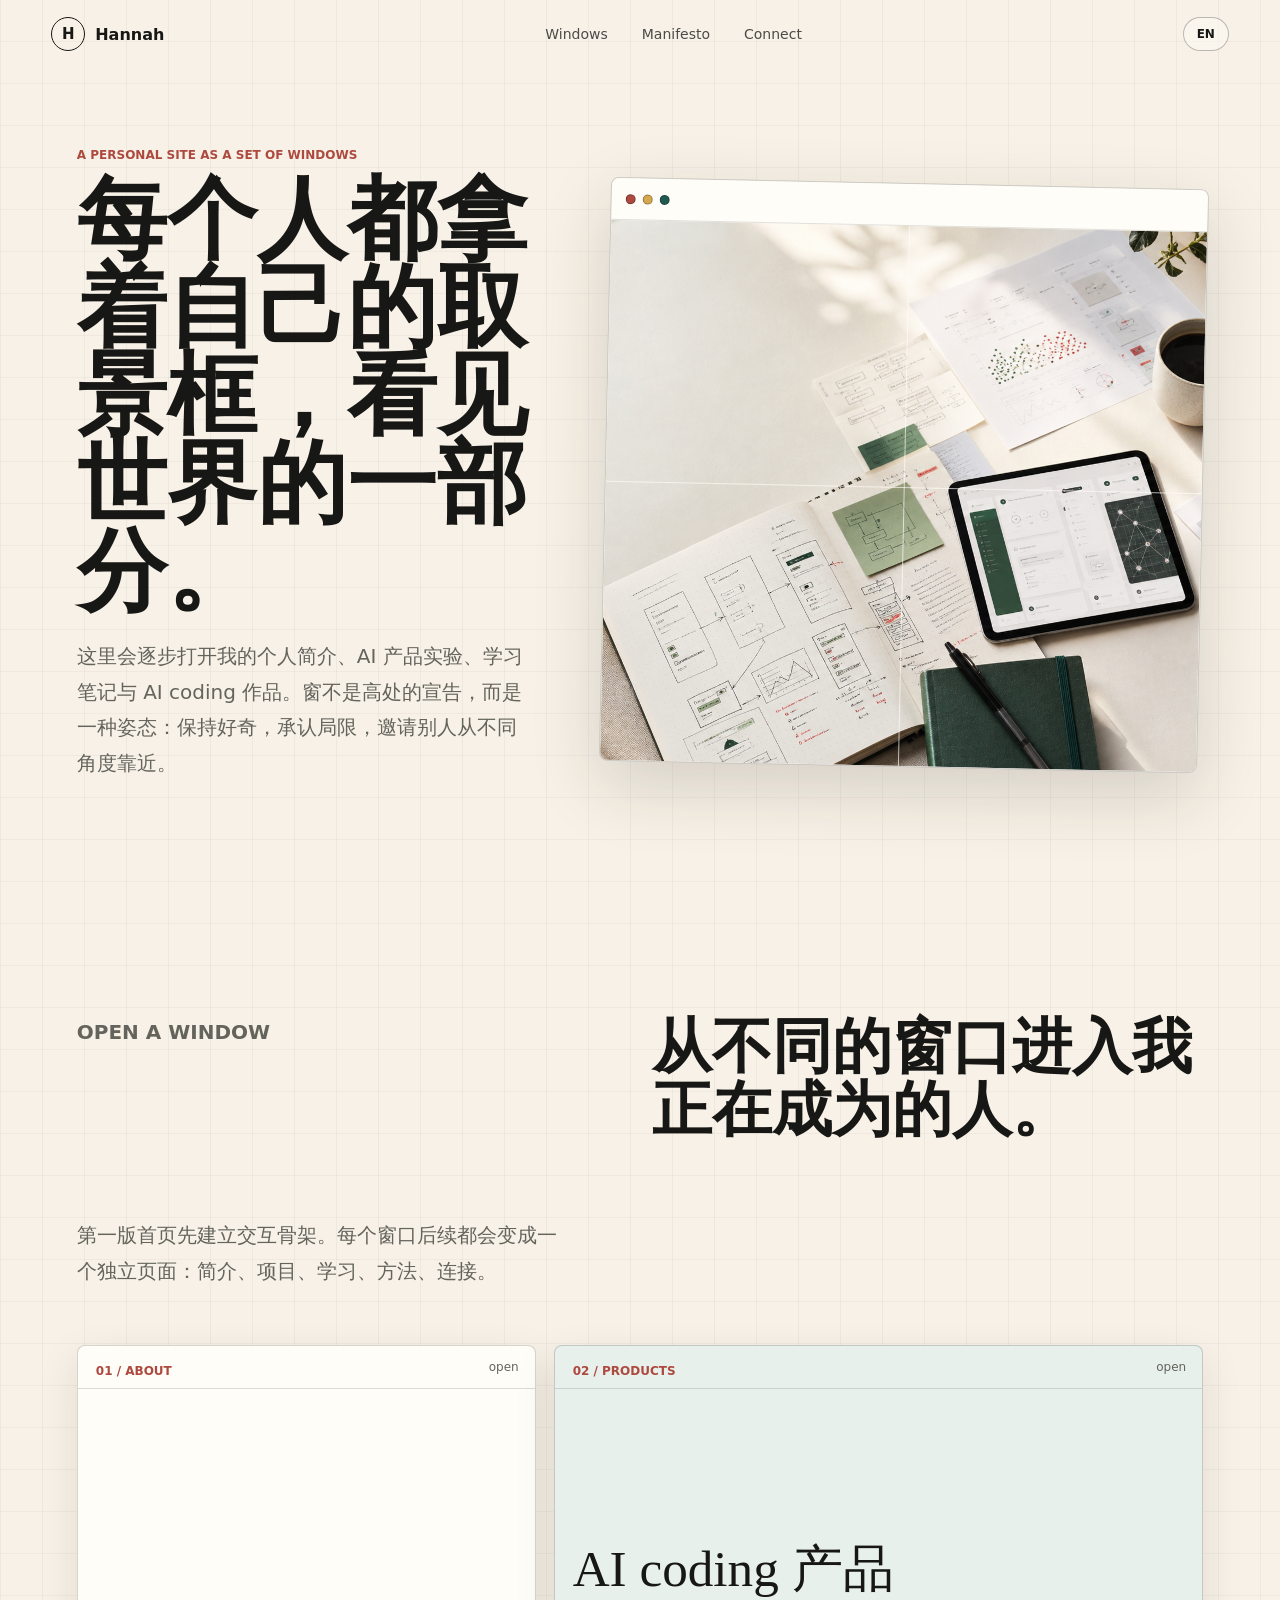
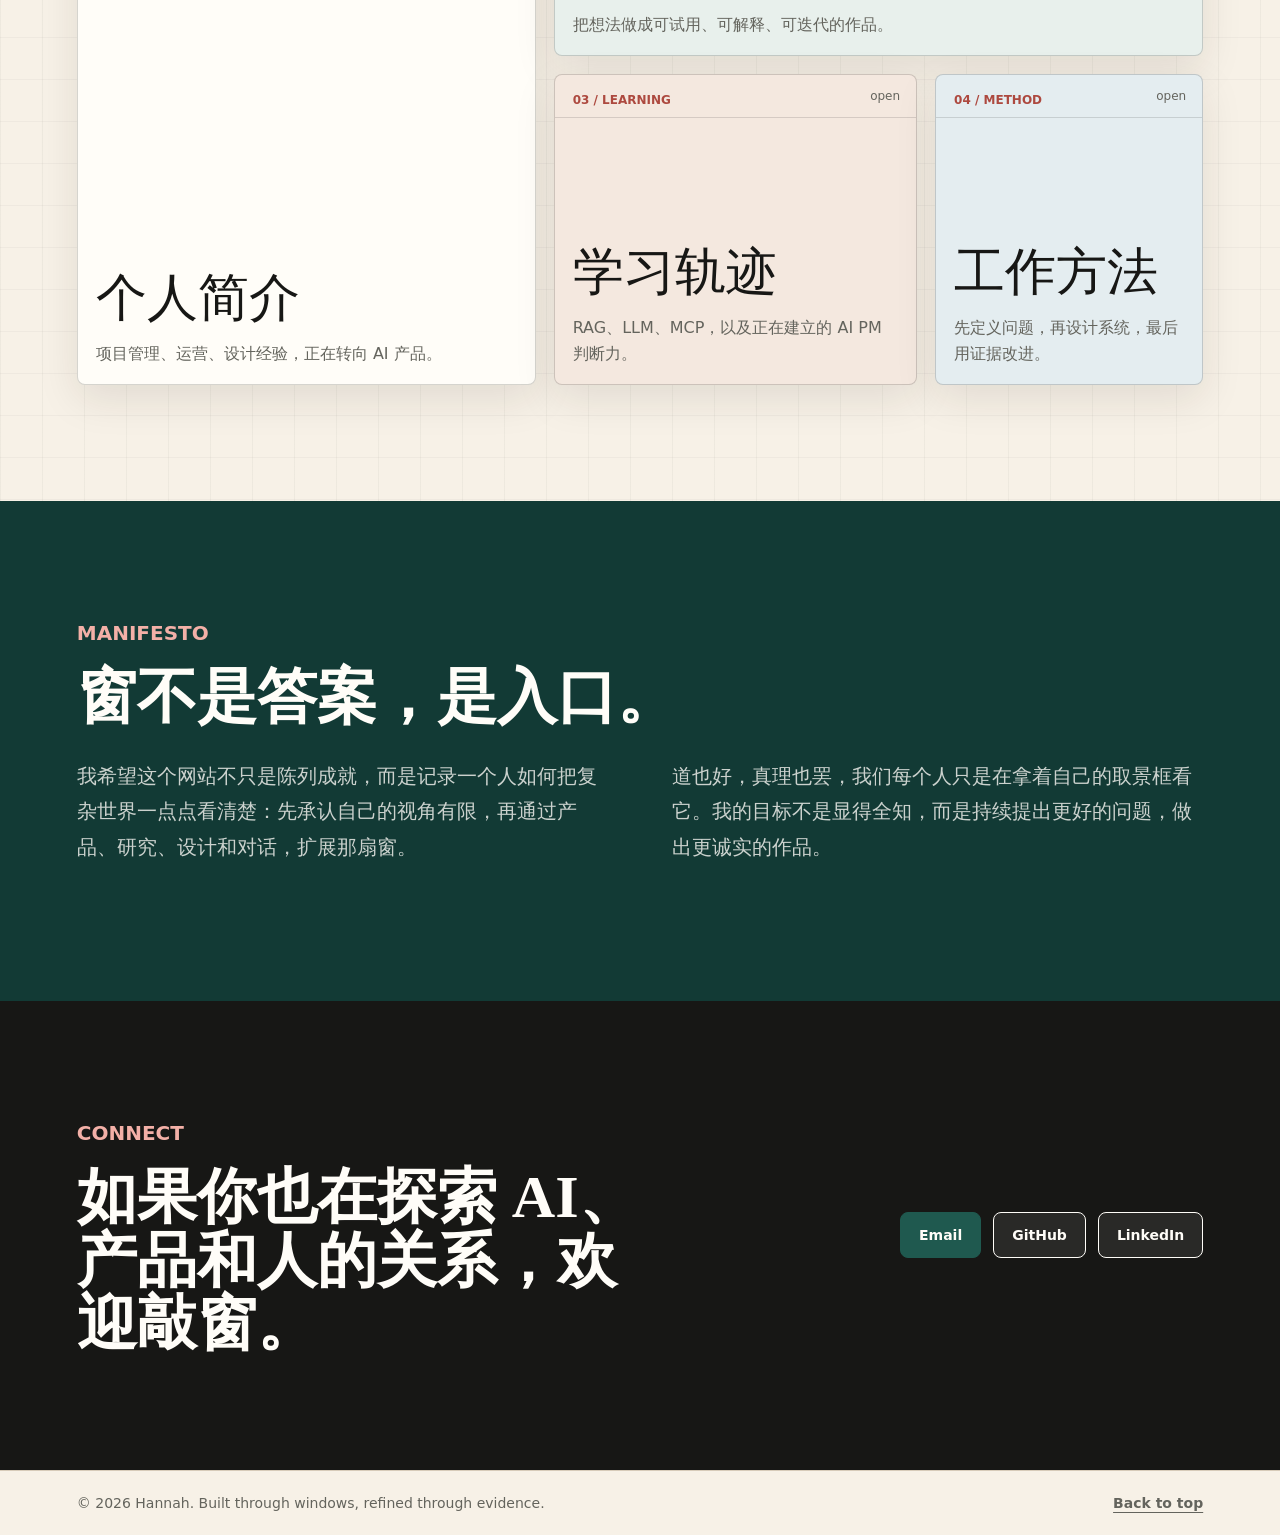
<file: index.html>
<!doctype html>
<html lang="zh-CN" data-lang="zh">
  <head>
    <meta charset="utf-8" />
    <meta name="viewport" content="width=device-width, initial-scale=1" />
    <title>Hannah | Windows into AI Product Work</title>
    <meta
      name="description"
      content="Hannah's personal site: a window-themed portfolio for AI product thinking, AI coding products, learning notes, and human-centered experiments."
    />
    <meta property="og:title" content="Hannah | Windows into AI Product Work" />
    <meta
      property="og:description"
      content="A window-themed personal portfolio for AI product work, learning notes, and AI coding experiments."
    />
    <meta property="og:type" content="website" />
    <meta property="og:image" content="assets/hero-ai-product-workbench.png" />
    <link rel="stylesheet" href="styles.css" />
  </head>
  <body>
    <header class="site-header" data-header>
      <a class="brand" href="#top" aria-label="Hannah home">
        <span class="brand-mark">H</span>
        <span>Hannah</span>
      </a>
      <nav class="nav" aria-label="Primary navigation">
        <a href="#windows" data-i18n="nav.windows">Windows</a>
        <a href="#manifesto" data-i18n="nav.manifesto">Manifesto</a>
        <a href="#connect" data-i18n="nav.connect">Connect</a>
      </nav>
      <button class="language-toggle" type="button" data-language-toggle aria-label="Switch language">EN</button>
    </header>

    <main id="top">
      <section class="hero" aria-labelledby="hero-title">
        <div class="hero-copy">
          <p class="eyebrow" data-i18n="hero.eyebrow">A personal site as a set of windows</p>
          <h1 id="hero-title" data-i18n="hero.title">每个人都拿着自己的取景框，看见世界的一部分。</h1>
          <p data-i18n="hero.body">
            这里会逐步打开我的个人简介、AI 产品实验、学习笔记与 AI coding 作品。窗不是高处的宣告，
            而是一种姿态：保持好奇，承认局限，邀请别人从不同角度靠近。
          </p>
        </div>

        <div class="hero-window" aria-label="A large visual window into Hannah's AI product workbench">
          <div class="window-chrome">
            <span></span>
            <span></span>
            <span></span>
          </div>
          <img
            src="assets/hero-ai-product-workbench.png"
            alt="A refined AI product workbench with notes, wireframes, charts, and product screens."
          />
        </div>
      </section>

      <section class="window-stage" id="windows" aria-labelledby="windows-title">
        <div class="stage-heading">
          <p class="section-kicker" data-i18n="windows.eyebrow">Open a window</p>
          <h2 id="windows-title" data-i18n="windows.title">从不同的窗口进入我正在成为的人。</h2>
          <p data-i18n="windows.body">
            第一版首页先建立交互骨架。每个窗口后续都会变成一个独立页面：简介、项目、学习、方法、连接。
          </p>
        </div>

        <div class="window-grid" aria-label="Portfolio windows">
          <button class="window-card about-window" type="button" data-window="about">
            <span class="window-label" data-i18n="cards.about.label">01 / About</span>
            <span class="window-title" data-i18n="cards.about.title">个人简介</span>
            <span class="window-line" data-i18n="cards.about.body">项目管理、运营、设计经验，正在转向 AI 产品。</span>
          </button>

          <button class="window-card product-window" type="button" data-window="products">
            <span class="window-label" data-i18n="cards.products.label">02 / Products</span>
            <span class="window-title" data-i18n="cards.products.title">AI coding 产品</span>
            <span class="window-line" data-i18n="cards.products.body">把想法做成可试用、可解释、可迭代的作品。</span>
          </button>

          <button class="window-card learning-window" type="button" data-window="learning">
            <span class="window-label" data-i18n="cards.learning.label">03 / Learning</span>
            <span class="window-title" data-i18n="cards.learning.title">学习轨迹</span>
            <span class="window-line" data-i18n="cards.learning.body">RAG、LLM、MCP，以及正在建立的 AI PM 判断力。</span>
          </button>

          <button class="window-card method-window" type="button" data-window="method">
            <span class="window-label" data-i18n="cards.method.label">04 / Method</span>
            <span class="window-title" data-i18n="cards.method.title">工作方法</span>
            <span class="window-line" data-i18n="cards.method.body">先定义问题，再设计系统，最后用证据改进。</span>
          </button>
        </div>
      </section>

      <section class="manifesto" id="manifesto" aria-labelledby="manifesto-title">
        <p class="section-kicker" data-i18n="manifesto.eyebrow">Manifesto</p>
        <h2 id="manifesto-title" data-i18n="manifesto.title">窗不是答案，是入口。</h2>
        <div class="manifesto-grid">
          <p data-i18n="manifesto.bodyOne">
            我希望这个网站不只是陈列成就，而是记录一个人如何把复杂世界一点点看清楚：先承认自己的视角有限，
            再通过产品、研究、设计和对话，扩展那扇窗。
          </p>
          <p data-i18n="manifesto.bodyTwo">
            道也好，真理也罢，我们每个人只是在拿着自己的取景框看它。我的目标不是显得全知，
            而是持续提出更好的问题，做出更诚实的作品。
          </p>
        </div>
      </section>

      <section class="connect" id="connect" aria-labelledby="connect-title">
        <div>
          <p class="section-kicker" data-i18n="connect.eyebrow">Connect</p>
          <h2 id="connect-title" data-i18n="connect.title">如果你也在探索 AI、产品和人的关系，欢迎敲窗。</h2>
        </div>
        <div class="connect-actions">
          <a class="button primary" href="mailto:foliage0430@163.com">Email</a>
          <a class="button secondary" href="https://github.com/HannahHan1625" target="_blank" rel="noreferrer">GitHub</a>
          <a class="button secondary" href="https://www.linkedin.com/in/hannahye20000430/" target="_blank" rel="noreferrer">LinkedIn</a>
        </div>
      </section>
    </main>

    <footer class="site-footer">
      <p data-i18n-prefix="footer.prefix">© <span data-year></span> <span data-i18n="footer.text">Hannah. Built through windows, refined through evidence.</span></p>
      <a href="#top" data-i18n="footer.back">Back to top</a>
    </footer>

    <dialog class="window-dialog" data-dialog>
      <div class="dialog-shell">
        <button class="dialog-close" type="button" data-close aria-label="Close window">×</button>
        <p class="dialog-kicker" data-dialog-kicker></p>
        <h2 data-dialog-title></h2>
        <p data-dialog-body></p>
        <a data-dialog-link href="#connect">Continue</a>
      </div>
    </dialog>

    <script src="script.js"></script>
  </body>
</html>
</file>
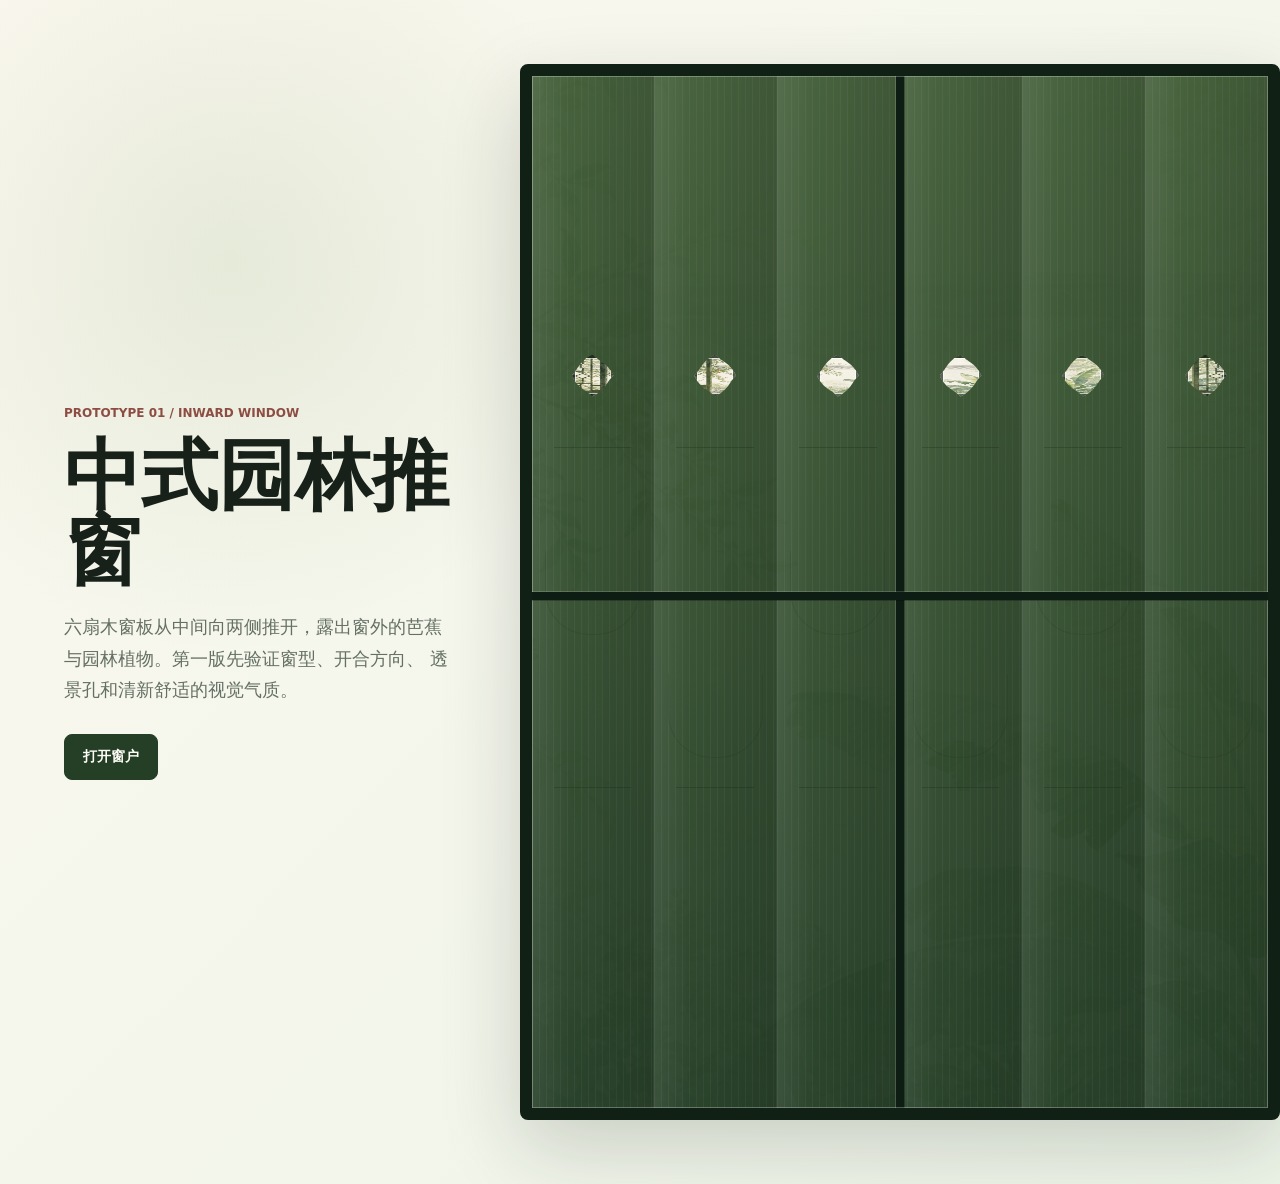
<file: prototypes/garden-window/index.html>
<!doctype html>
<html lang="zh-CN">
  <head>
    <meta charset="utf-8" />
    <meta name="viewport" content="width=device-width, initial-scale=1" />
    <title>Garden Window Prototype | Hannah</title>
    <link rel="stylesheet" href="styles.css" />
  </head>
  <body>
    <main class="prototype-shell">
      <section class="intro" aria-labelledby="title">
        <p class="eyebrow">Prototype 01 / Inward Window</p>
        <h1 id="title">中式园林推窗</h1>
        <p>
          六扇木窗板从中间向两侧推开，露出窗外的芭蕉与园林植物。第一版先验证窗型、开合方向、
          透景孔和清新舒适的视觉气质。
        </p>
        <button class="toggle-button" type="button" data-toggle-window>打开窗户</button>
      </section>

      <section class="stage" aria-label="Interactive Chinese garden sliding window">
        <div class="window-scene" data-window>
          <img
            class="garden-view"
            src="assets/garden-watercolor.png"
            alt="Watercolor Chinese garden view with banana leaves and pomegranate branches."
          />
          <div class="mist"></div>
          <div class="panel panel-1" style="--i: 0">
            <span class="pierced-shape"></span>
            <span class="engraving engraving-a"></span>
          </div>
          <div class="panel panel-2" style="--i: 1">
            <span class="pierced-shape"></span>
            <span class="engraving engraving-b"></span>
          </div>
          <div class="panel panel-3" style="--i: 2">
            <span class="pierced-shape"></span>
            <span class="engraving engraving-a"></span>
          </div>
          <div class="panel panel-4" style="--i: 3">
            <span class="pierced-shape"></span>
            <span class="engraving engraving-b"></span>
          </div>
          <div class="panel panel-5" style="--i: 4">
            <span class="pierced-shape"></span>
            <span class="engraving engraving-a"></span>
          </div>
          <div class="panel panel-6" style="--i: 5">
            <span class="pierced-shape"></span>
            <span class="engraving engraving-b"></span>
          </div>
          <div class="center-seam" aria-hidden="true"></div>
        </div>
      </section>
    </main>

    <script src="script.js"></script>
  </body>
</html>
</file>
<file: styles.css>
:root {
  --ink: #171715;
  --muted: #64645d;
  --paper: #f7f1e7;
  --paper-deep: #ebe1d1;
  --glass: rgba(255, 253, 247, 0.72);
  --white: #fffdf8;
  --line: #d7cbb9;
  --green: #1f594f;
  --green-dark: #123a35;
  --red: #ad493f;
  --blue: #7e99a3;
  --shadow: 0 24px 70px rgba(35, 31, 24, 0.16);
}

* {
  box-sizing: border-box;
}

html {
  scroll-behavior: smooth;
}

body {
  margin: 0;
  color: var(--ink);
  background:
    linear-gradient(90deg, rgba(23, 23, 21, 0.04) 1px, transparent 1px),
    linear-gradient(0deg, rgba(23, 23, 21, 0.035) 1px, transparent 1px),
    var(--paper);
  background-size: 42px 42px;
  font-family:
    Inter, ui-sans-serif, system-ui, -apple-system, BlinkMacSystemFont, "Segoe UI", sans-serif;
}

body::selection {
  color: var(--white);
  background: var(--green);
}

a,
button {
  color: inherit;
}

button {
  font: inherit;
}

.site-header {
  position: fixed;
  z-index: 20;
  top: 0;
  left: 0;
  right: 0;
  display: flex;
  align-items: center;
  justify-content: space-between;
  min-height: 68px;
  padding: 16px clamp(18px, 4vw, 52px);
  color: var(--ink);
  transition:
    background 180ms ease,
    box-shadow 180ms ease;
}

.site-header.is-scrolled {
  background: rgba(247, 241, 231, 0.88);
  box-shadow: 0 1px 0 rgba(23, 23, 21, 0.08);
  backdrop-filter: blur(18px);
}

.brand,
.nav {
  display: flex;
  align-items: center;
}

.brand {
  gap: 10px;
  font-weight: 780;
  text-decoration: none;
}

.brand-mark {
  display: grid;
  width: 34px;
  height: 34px;
  place-items: center;
  border: 1px solid currentColor;
  border-radius: 50%;
  font-size: 15px;
}

.nav {
  gap: clamp(14px, 3vw, 34px);
  font-size: 14px;
}

.nav a {
  text-decoration: none;
  opacity: 0.76;
}

.nav a:hover {
  opacity: 1;
}

.language-toggle {
  min-width: 46px;
  min-height: 34px;
  border: 1px solid rgba(23, 23, 21, 0.28);
  border-radius: 999px;
  background: rgba(255, 253, 248, 0.44);
  color: var(--ink);
  font-size: 12px;
  font-weight: 820;
  cursor: pointer;
}

.language-toggle:hover,
.language-toggle:focus-visible {
  background: var(--white);
  outline: none;
}

.hero {
  min-height: 100vh;
  display: grid;
  grid-template-columns: minmax(0, 0.86fr) minmax(360px, 1.14fr);
  gap: clamp(34px, 6vw, 88px);
  align-items: center;
  padding: 108px clamp(20px, 6vw, 86px) 58px;
}

.hero-copy {
  max-width: 690px;
}

.eyebrow,
.section-kicker {
  margin: 0 0 14px;
  color: var(--red);
  font-size: 12px;
  font-weight: 820;
  letter-spacing: 0;
  text-transform: uppercase;
}

h1,
h2,
h3,
p {
  margin-top: 0;
}

h1,
h2 {
  font-family: Georgia, "Times New Roman", serif;
  letter-spacing: 0;
}

h1 {
  margin-bottom: 24px;
  font-size: clamp(44px, 7vw, 90px);
  line-height: 0.98;
}

.hero-copy p:not(.eyebrow),
.stage-heading p,
.manifesto p,
.connect p {
  color: var(--muted);
  font-size: clamp(17px, 2vw, 20px);
  line-height: 1.78;
}

.hero-window {
  position: relative;
  overflow: hidden;
  min-height: min(62vh, 620px);
  border: 1px solid rgba(23, 23, 21, 0.22);
  border-radius: 8px;
  background: var(--white);
  box-shadow: var(--shadow);
  transform: rotate(1.2deg);
}

.hero-window::before,
.hero-window::after {
  content: "";
  position: absolute;
  z-index: 2;
  background: rgba(255, 253, 248, 0.68);
  pointer-events: none;
}

.hero-window::before {
  top: 42px;
  bottom: 0;
  left: 50%;
  width: 1px;
}

.hero-window::after {
  left: 0;
  right: 0;
  top: 52%;
  height: 1px;
}

.window-chrome {
  position: relative;
  z-index: 3;
  display: flex;
  gap: 7px;
  align-items: center;
  height: 42px;
  padding: 0 14px;
  background: rgba(255, 253, 248, 0.84);
  border-bottom: 1px solid rgba(23, 23, 21, 0.12);
}

.window-chrome span {
  width: 10px;
  height: 10px;
  border: 1px solid rgba(23, 23, 21, 0.35);
  border-radius: 50%;
}

.window-chrome span:nth-child(1) {
  background: var(--red);
}

.window-chrome span:nth-child(2) {
  background: #d5a84e;
}

.window-chrome span:nth-child(3) {
  background: var(--green);
}

.hero-window img {
  display: block;
  width: 100%;
  height: calc(100% - 42px);
  min-height: 540px;
  object-fit: cover;
}

.window-stage,
.manifesto,
.connect {
  padding: clamp(62px, 9vw, 118px) clamp(20px, 6vw, 86px);
}

.stage-heading {
  display: grid;
  grid-template-columns: minmax(0, 0.95fr) minmax(280px, 1.05fr);
  gap: clamp(28px, 6vw, 88px);
  align-items: start;
  margin-bottom: 36px;
}

.stage-heading h2,
.manifesto h2,
.connect h2 {
  margin: 0;
  font-size: clamp(32px, 4.7vw, 64px);
  line-height: 1.05;
}

.window-grid {
  display: grid;
  grid-template-columns: repeat(12, 1fr);
  gap: 18px;
  min-height: 640px;
}

.window-card {
  position: relative;
  display: flex;
  min-height: 260px;
  flex-direction: column;
  justify-content: space-between;
  overflow: hidden;
  padding: 18px;
  border: 1px solid rgba(23, 23, 21, 0.18);
  border-radius: 8px;
  text-align: left;
  background: var(--glass);
  box-shadow: 0 14px 42px rgba(35, 31, 24, 0.1);
  cursor: pointer;
  transition:
    transform 180ms ease,
    box-shadow 180ms ease,
    background 180ms ease;
}

.window-card::before {
  content: "";
  position: absolute;
  inset: 42px 0 auto 0;
  height: 1px;
  background: rgba(23, 23, 21, 0.14);
}

.window-card::after {
  content: "open";
  position: absolute;
  top: 14px;
  right: 16px;
  color: var(--muted);
  font-size: 12px;
}

.window-card:hover,
.window-card:focus-visible {
  transform: translateY(-5px);
  background: rgba(255, 253, 248, 0.92);
  box-shadow: 0 26px 70px rgba(35, 31, 24, 0.16);
  outline: none;
}

.about-window {
  grid-column: span 5;
  grid-row: span 2;
  background: #fffdf8;
}

.product-window {
  grid-column: span 7;
  background: #e8f0ec;
}

.learning-window {
  grid-column: span 4;
  background: #f4e8df;
}

.method-window {
  grid-column: span 3;
  background: #e4edf0;
}

.window-label {
  color: var(--red);
  font-size: 12px;
  font-weight: 780;
  text-transform: uppercase;
}

.window-title {
  display: block;
  margin-top: auto;
  font-family: Georgia, "Times New Roman", serif;
  font-size: clamp(30px, 4vw, 58px);
  line-height: 1;
}

.window-line {
  display: block;
  max-width: 460px;
  margin-top: 18px;
  color: var(--muted);
  font-size: 16px;
  line-height: 1.6;
}

.manifesto {
  background: var(--green-dark);
  color: var(--white);
}

.manifesto .section-kicker {
  color: #f3b0a7;
}

.manifesto-grid {
  display: grid;
  grid-template-columns: 1fr 1fr;
  gap: clamp(24px, 5vw, 72px);
  margin-top: 30px;
}

.manifesto p,
.connect p {
  color: rgba(255, 253, 248, 0.78);
}

.connect {
  display: grid;
  grid-template-columns: minmax(0, 1.1fr) minmax(280px, 0.9fr);
  gap: clamp(28px, 6vw, 88px);
  align-items: center;
  color: var(--white);
  background: var(--ink);
}

.connect .section-kicker {
  color: #f3b0a7;
}

.connect-actions {
  display: flex;
  flex-wrap: wrap;
  gap: 12px;
  justify-content: flex-end;
}

.button {
  display: inline-flex;
  align-items: center;
  justify-content: center;
  min-height: 46px;
  padding: 12px 18px;
  border: 1px solid currentColor;
  border-radius: 8px;
  font-size: 14px;
  font-weight: 760;
  line-height: 1.2;
  text-decoration: none;
}

.button.primary {
  border-color: var(--green);
  color: var(--white);
  background: var(--green);
}

.button.primary:hover {
  background: var(--green-dark);
}

.button.secondary {
  color: var(--white);
  background: rgba(255, 253, 248, 0.08);
}

.site-footer {
  display: flex;
  align-items: center;
  justify-content: space-between;
  gap: 20px;
  padding: 24px clamp(20px, 6vw, 86px);
  color: var(--muted);
  background: var(--paper);
  border-top: 1px solid var(--line);
  font-size: 14px;
}

.site-footer p {
  margin: 0;
}

.site-footer a {
  font-weight: 700;
  text-decoration-thickness: 1px;
  text-underline-offset: 4px;
}

.window-dialog {
  width: min(680px, calc(100vw - 32px));
  padding: 0;
  border: 1px solid rgba(23, 23, 21, 0.22);
  border-radius: 8px;
  color: var(--ink);
  background: var(--white);
  box-shadow: var(--shadow);
}

.window-dialog::backdrop {
  background: rgba(23, 23, 21, 0.42);
  backdrop-filter: blur(8px);
}

.dialog-shell {
  position: relative;
  padding: 58px clamp(24px, 5vw, 48px) 36px;
}

.dialog-shell::before {
  content: "";
  position: absolute;
  top: 42px;
  left: 0;
  right: 0;
  height: 1px;
  background: rgba(23, 23, 21, 0.12);
}

.dialog-close {
  position: absolute;
  top: 9px;
  right: 12px;
  width: 30px;
  height: 30px;
  border: 0;
  border-radius: 50%;
  color: var(--ink);
  background: transparent;
  font-size: 26px;
  line-height: 1;
  cursor: pointer;
}

.dialog-kicker {
  margin-bottom: 12px;
  color: var(--red);
  font-size: 12px;
  font-weight: 820;
  text-transform: uppercase;
}

.dialog-shell h2 {
  margin-bottom: 18px;
  font-family: Georgia, "Times New Roman", serif;
  font-size: clamp(32px, 5vw, 56px);
  line-height: 1;
}

.dialog-shell p {
  color: var(--muted);
  font-size: 18px;
  line-height: 1.72;
}

.dialog-shell a {
  display: inline-flex;
  margin-top: 12px;
  color: var(--green);
  font-weight: 780;
  text-decoration-thickness: 1px;
  text-underline-offset: 5px;
}

@media (max-width: 980px) {
  .hero,
  .stage-heading,
  .connect {
    grid-template-columns: 1fr;
  }

  .hero {
    padding-top: 104px;
  }

  .hero-window {
    min-height: auto;
    transform: none;
  }

  .hero-window img {
    min-height: 420px;
  }

  .window-grid {
    grid-template-columns: 1fr 1fr;
    min-height: auto;
  }

  .about-window,
  .product-window,
  .learning-window,
  .method-window {
    grid-column: auto;
    grid-row: auto;
  }
}

@media (max-width: 720px) {
  .site-header {
    min-height: 62px;
    padding: 14px 18px;
  }

  .nav {
    gap: 12px;
    font-size: 13px;
  }

  .language-toggle {
    min-width: 42px;
  }

  .hero {
    min-height: auto;
    padding: 98px 20px 48px;
  }

  .hero-window img {
    min-height: 320px;
  }

  .window-grid,
  .manifesto-grid {
    grid-template-columns: 1fr;
  }

  .window-card {
    min-height: 230px;
  }

  .connect-actions {
    justify-content: flex-start;
  }

  .button {
    flex: 1 1 160px;
  }

  .site-footer {
    align-items: flex-start;
    flex-direction: column;
  }
}

@media (max-width: 430px) {
  h1 {
    font-size: 40px;
  }

  .brand span:last-child {
    display: none;
  }
}
</file>
<file: prototypes/garden-window/styles.css>
:root {
  --ink: #17211a;
  --muted: #657064;
  --paper: #f7f3ea;
  --green: #243f26;
  --green-light: #3f5d35;
  --green-deep: #122617;
  --line: rgba(16, 31, 18, 0.28);
  --white: #fffdf7;
  --shadow: 0 28px 80px rgba(26, 35, 25, 0.18);
}

* {
  box-sizing: border-box;
}

body {
  min-height: 100vh;
  margin: 0;
  color: var(--ink);
  background:
    radial-gradient(circle at 18% 22%, rgba(134, 166, 111, 0.16), transparent 28%),
    linear-gradient(135deg, #fbf8ef 0%, #edf4e8 100%);
  font-family:
    Inter, ui-sans-serif, system-ui, -apple-system, BlinkMacSystemFont, "Segoe UI", sans-serif;
}

.prototype-shell {
  min-height: 100vh;
  display: grid;
  grid-template-columns: minmax(280px, 0.72fr) minmax(420px, 1.28fr);
  gap: clamp(28px, 5vw, 72px);
  align-items: center;
  padding: clamp(28px, 5vw, 72px);
}

.intro {
  max-width: 520px;
}

.eyebrow {
  margin: 0 0 14px;
  color: #8d4d43;
  font-size: 12px;
  font-weight: 820;
  letter-spacing: 0;
  text-transform: uppercase;
}

h1 {
  margin: 0 0 22px;
  font-family: Georgia, "Times New Roman", serif;
  font-size: clamp(42px, 6vw, 78px);
  line-height: 0.98;
  letter-spacing: 0;
}

p {
  margin: 0 0 28px;
  color: var(--muted);
  font-size: 18px;
  line-height: 1.76;
}

.toggle-button {
  min-height: 46px;
  padding: 12px 18px;
  border: 1px solid var(--green);
  border-radius: 8px;
  color: var(--white);
  background: var(--green);
  font: inherit;
  font-size: 14px;
  font-weight: 780;
  cursor: pointer;
}

.toggle-button:hover,
.toggle-button:focus-visible {
  background: var(--green-deep);
  outline: none;
}

.stage {
  display: grid;
  place-items: center;
}

.window-scene {
  position: relative;
  width: min(72vw, 760px);
  aspect-ratio: 0.72;
  overflow: hidden;
  border: 12px solid #102015;
  border-radius: 8px;
  background: #dcebd5;
  box-shadow: var(--shadow);
  perspective: 1200px;
  cursor: pointer;
}

.window-scene::before,
.window-scene::after {
  content: "";
  position: absolute;
  z-index: 12;
  pointer-events: none;
}

.window-scene::before {
  inset: 0;
  border: 1px solid rgba(255, 253, 247, 0.28);
}

.window-scene::after {
  left: 0;
  right: 0;
  top: 50%;
  height: 8px;
  background: #0e1d13;
  box-shadow:
    0 -1px 0 rgba(255, 255, 255, 0.16),
    0 1px 0 rgba(0, 0, 0, 0.25);
}

.garden-view,
.mist {
  position: absolute;
  inset: 0;
  width: 100%;
  height: 100%;
}

.garden-view {
  object-fit: cover;
  transform: scale(1.04);
}

.mist {
  z-index: 1;
  background:
    linear-gradient(180deg, rgba(247, 253, 240, 0.4), rgba(247, 253, 240, 0.08) 40%, rgba(247, 253, 240, 0.18)),
    radial-gradient(circle at 50% 28%, rgba(255, 255, 255, 0.42), transparent 38%);
}

.panel {
  position: absolute;
  z-index: 5;
  top: 0;
  bottom: 0;
  width: calc(100% / 6);
  left: calc(var(--i) * 100% / 6);
  border-right: 1px solid rgba(6, 14, 9, 0.26);
  background:
    linear-gradient(90deg, rgba(255, 255, 255, 0.08), transparent 30%, rgba(0, 0, 0, 0.12)),
    repeating-linear-gradient(90deg, rgba(255, 255, 255, 0.045) 0 1px, transparent 1px 7px),
    linear-gradient(180deg, rgba(63, 93, 53, 0.96), rgba(36, 63, 38, 0.96));
  transform-origin: center center;
  transition:
    transform 900ms cubic-bezier(0.2, 0.78, 0.18, 1),
    filter 900ms ease,
    opacity 900ms ease;
  transition-delay: calc(var(--i) * 42ms);
  filter: saturate(0.95);
}

.panel::before,
.panel::after {
  content: "";
  position: absolute;
  left: 18%;
  right: 18%;
  height: 1px;
  background: rgba(10, 24, 13, 0.22);
}

.panel::before {
  top: 36%;
}

.panel::after {
  bottom: 31%;
}

.pierced-shape {
  position: absolute;
  top: 27%;
  left: 50%;
  width: 42px;
  height: 42px;
  transform: translateX(-50%);
  border: 3px solid rgba(7, 19, 10, 0.64);
  background-image:
    linear-gradient(rgba(247, 253, 240, 0.08), rgba(247, 253, 240, 0.08)),
    url("assets/garden-watercolor.png");
  background-size:
    auto,
    600% 100%;
  background-position:
    center,
    calc(var(--i) * 20%) 30%;
  clip-path: path(
    "M21 0 C27 7 35 7 42 21 C35 27 35 35 21 42 C15 35 7 35 0 21 C7 15 7 7 21 0"
  );
  box-shadow: inset 0 0 0 1px rgba(255, 255, 255, 0.6);
}

.engraving {
  position: absolute;
  left: 11%;
  right: 11%;
  top: 46%;
  height: 84px;
  opacity: 0.32;
  border: 1px solid rgba(7, 19, 10, 0.28);
  border-top: 0;
  border-radius: 0 0 44px 44px;
}

.engraving-b {
  top: 58%;
  transform: scaleX(-1);
}

.center-seam {
  position: absolute;
  z-index: 11;
  top: 0;
  bottom: 0;
  left: 50%;
  width: 8px;
  transform: translateX(-50%);
  background: #0e1d13;
  box-shadow:
    -1px 0 0 rgba(255, 255, 255, 0.16),
    1px 0 0 rgba(0, 0, 0, 0.28);
  transition: opacity 500ms ease;
}

.window-scene.is-open .panel-1 {
  transform: translateX(-118%) rotateY(-18deg) scale(0.96);
}

.window-scene.is-open .panel-2 {
  transform: translateX(-82%) rotateY(-10deg) scale(0.98);
}

.window-scene.is-open .panel-3 {
  transform: translateX(-45%) rotateY(-5deg);
}

.window-scene.is-open .panel-4 {
  transform: translateX(45%) rotateY(5deg);
}

.window-scene.is-open .panel-5 {
  transform: translateX(82%) rotateY(10deg) scale(0.98);
}

.window-scene.is-open .panel-6 {
  transform: translateX(118%) rotateY(18deg) scale(0.96);
}

.window-scene.is-open .panel {
  filter: brightness(0.92) saturate(1.05);
}

.window-scene.is-open .center-seam {
  opacity: 0;
}

@media (max-width: 860px) {
  .prototype-shell {
    grid-template-columns: 1fr;
  }

  .window-scene {
    width: min(92vw, 620px);
  }
}

@media (max-width: 520px) {
  .prototype-shell {
    padding: 24px 16px;
  }

  .window-scene {
    border-width: 8px;
  }

  .pierced-shape {
    width: 28px;
    height: 28px;
  }
}
</file>
